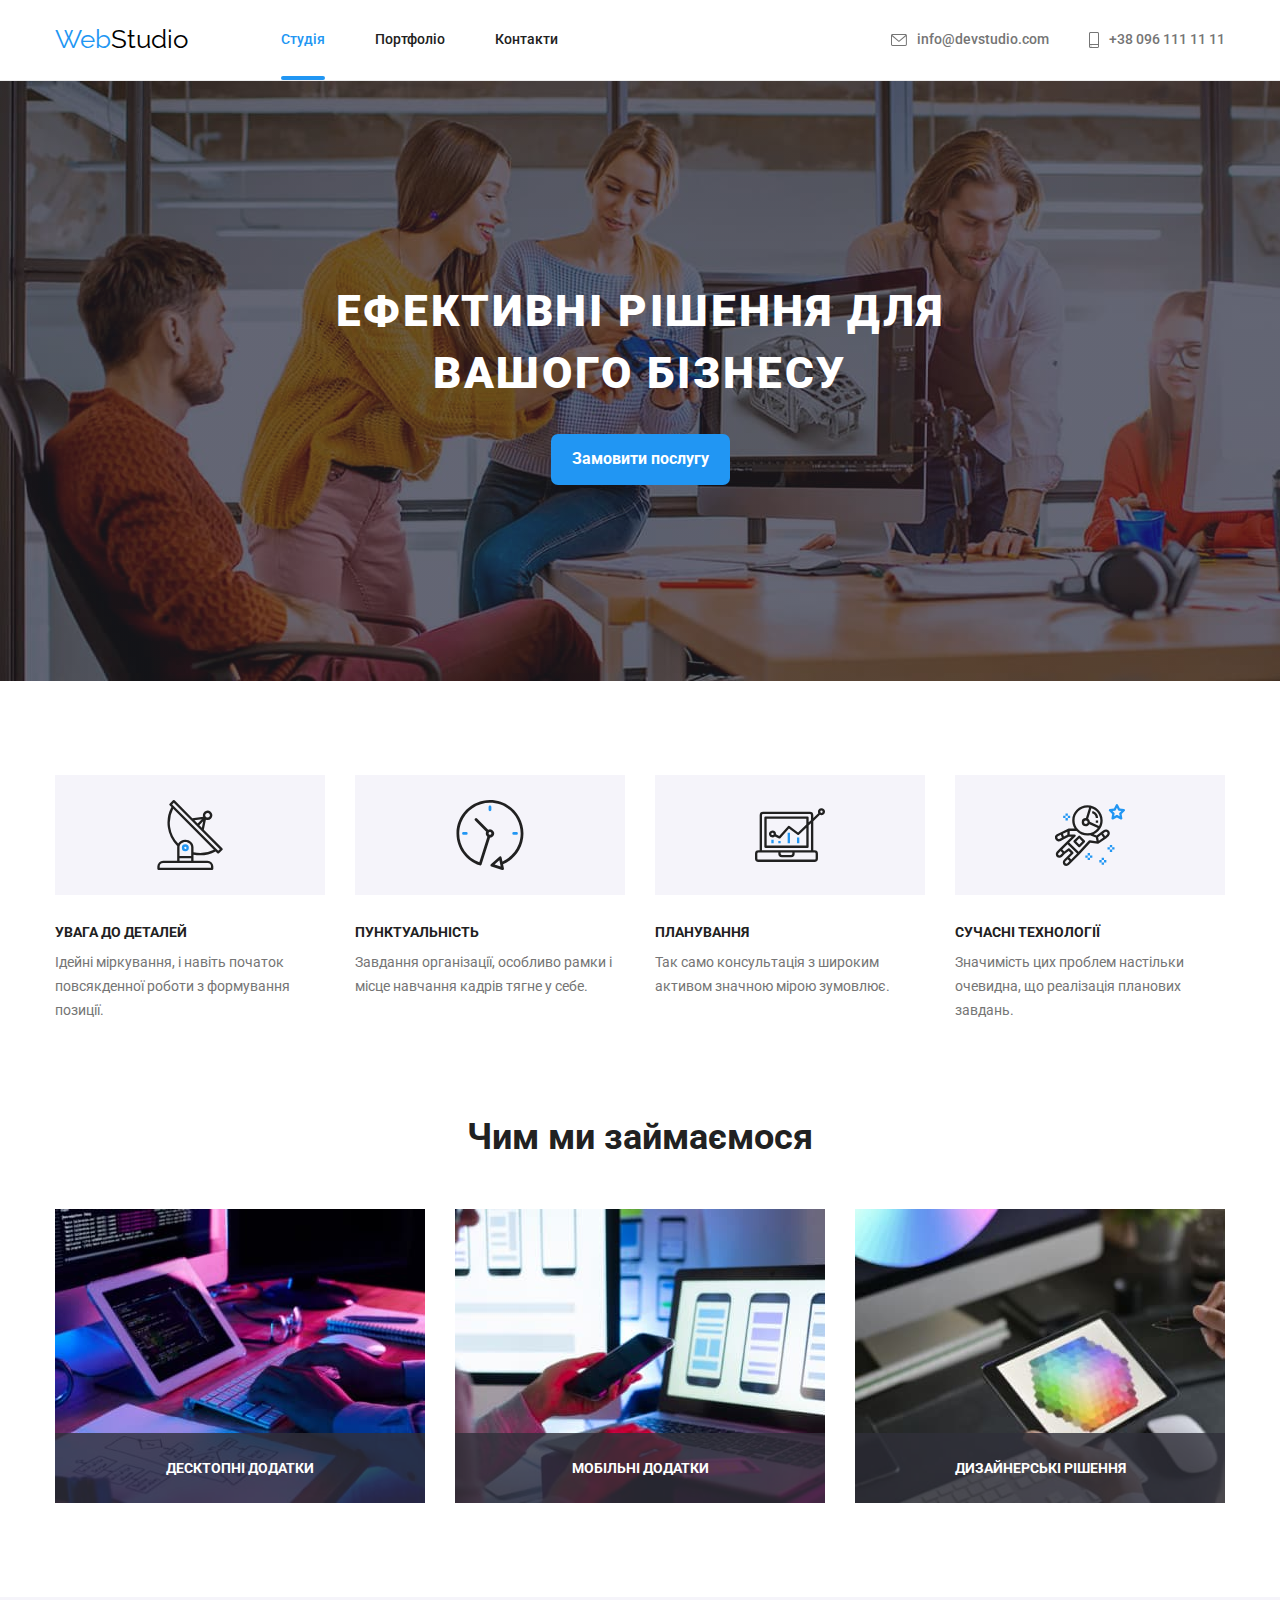
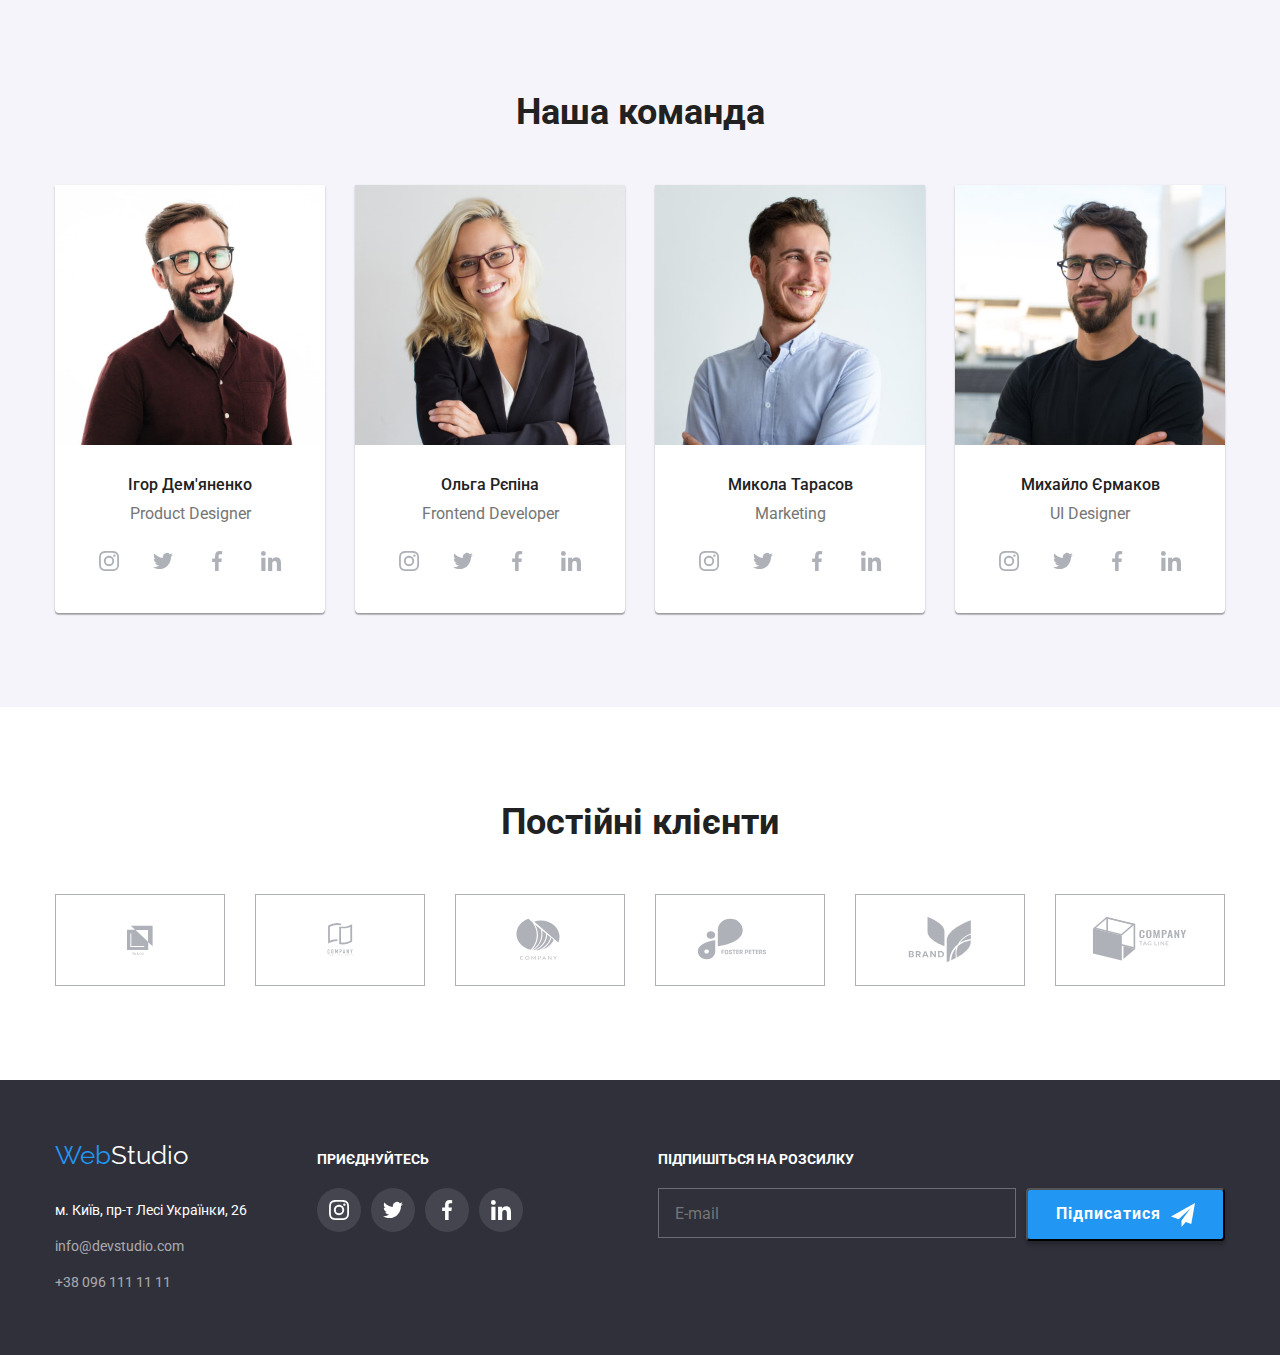
<file: index.html>
<!DOCTYPE html>
<html lang="uk">
  <head>
    <meta charset="UTF-8" />
    <meta http-equiv="X-UA-Compatible" content="IE=edge" />
    <meta name="viewport" content="width=device-width, initial-scale=1.0" />
    <title>Web Studio</title>
    <link href="https://fonts.googleapis.com/css2?family=Raleway:wght@700&family=Roboto:wght@400;500;700;900&display=swap" rel="stylesheet">
    <link rel="stylesheet" href="https://cdnjs.cloudflare.com/ajax/libs/modern-normalize/1.1.0/modern-normalize.min.css">
    <link rel="stylesheet" href="./css/styles.css">
  </head>
  <body>
    <header class="header">
      <div class="container flex-added">
      <nav class="flex-added">
          <a lang="en" class="logo" href="./index.html">Web<span class="logo-part">Studio</span></a>
        <ul class="nav-site">
          <li class="nav-site-item"><a class="nav-site-link current" href="./index.html">Студія</a></li>
          <li class="nav-site-item"><a class="nav-site-link" href="./portfolio.html">Портфоліо</a></li>
          <li class="nav-site-item"><a class="nav-site-link" href="">Контакти</a></li>
        </ul>
      </nav>
      <ul class="contacts">
        <li class="contacts-item"><a class="contacts-text" href="mailto:info@devstudio.com">
          <svg class="contacts-envelope">
            <use href="./images/sprite.svg#icon-icon-envelope"></use>
          </svg> 
          info@devstudio.com </a></li>
        <li class="contacts-item"><a class="contacts-text" href="tel:+380961111111">
          <svg class="contacts-smartphone">
            <use href="./images/sprite.svg#icon-icon-smartphone"></use>
          </svg>
          +38 096 111 11 11</a></li>
      </ul>
        </div>
    </header>
      
    <main>
      <section class="hero">
        <div class="container">
        <h1 class="hero-title">Ефективні рішення для вашого бізнесу</h1>
        <button class="hero-btn pointer" type="button" data-modal-open>Замовити послугу</button>
      </div>
      </section>

      <section class="advantages-section">
        <div class="container">
        <h2 class="section-title hidden">Our advantages</h2>
        
        <ul class="advantages">
          <li class="advantages-item">
            <div class="advantages-icons">
              <svg class="advantages-icons-item">
                <use href="./images/sprite.svg#icon-antenna-1-1"></use>
              </svg>
            </div>
          
            <h3 class="advantages-title">УВАГА ДО ДЕТАЛЕЙ</h3>
            <p class="advantages-text">
              Ідейні міркування, і навіть початок повсякденної роботи з
              формування позиції.
            </p>
          </li>
          <li class="advantages-item">
            <div class="advantages-icons">
              <svg class="advantages-icons-item">
                <use href="./images/sprite.svg#icon-icon-clock"></use>
              </svg>
            </div>
           
            <h3 class="advantages-title">ПУНКТУАЛЬНІСТЬ</h3>
            <p class="advantages-text">
              Завдання організації, особливо рамки і місце навчання кадрів тягне
              у себе.
            </p>
          </li>
          <li class="advantages-item">
            <div class="advantages-icons">
             <svg class="advantages-icons-item">
              <use href="./images/sprite.svg#icon-icon-diagram"></use>
             </svg>
            </div>
            <h3 class="advantages-title">ПЛАНУВАННЯ</h3>
            <p class="advantages-text">
              Так само консультація з широким активом значною мірою зумовлює.
            </p>
          </li>
          <li class="advantages-item">
              <div class="advantages-icons">
              <svg class="advantages-icons-item">
                 <use href="./images/sprite.svg#icon-icon-astronaut"></use>
               </svg>
            </div>
            <h3 class="advantages-title">СУЧАСНІ ТЕХНОЛОГІЇ</h3>
            <p class="advantages-text">
              Значимість цих проблем настільки очевидна, що реалізація планових
              завдань.
            </p>
          </li>
        </ul>
      </div>
      </section>

      <section class="section">
        <div class="container">
        <h2 class="section-title">Чим ми займаємося</h2>
        <ul class="deal-list">
          <li class="deal-list-item">
            <div class="deal-image-wrap">
              <img
              src="./images/img1.jpg"
              width="370"
              height="294"
              alt="Man next to computer"
            />
             <div class="deal-image-thumb">
               <p class="deal-image-text">Десктопні додатки</p>  
             </div>
            </div>
          </li>
          <li class="deal-list-item">
            <div class="deal-image-wrap">
            <img
              src="./images/img2.jpg"
              width="370"
              height="294"
              alt="Man with a smartphone "
            />
             <div class="deal-image-thumb">
              <p class="deal-image-text">Мобільні додатки</p>  
             </div>
            </div>
          </li>
          <li class="deal-list-item">
            <div class="deal-image-wrap">
            <img
              src="./images/img3.jpg"
              width="370"
              height="294"
              alt="Man with a tablet"
            />
             <div class="deal-image-thumb">
              <p class="deal-image-text">Дизайнерські рішення</p>  
             </div>
           </div>
          </li>
        </ul>
        </div>
      </section>
     
      <section class=" section team-sect">
        <div class="container">
        <h2 class="section-title title-team">Наша команда</h2>
        <ul class="team">
          <li class="team-item">
            <img class="team-image"
              src="./images/ph1.jpg"
              width="270"
              height="260"
              alt="Employee photo"
            />
            <div class="team-content">
              <h3 class="team-name">Ігор Дем'яненко</h3>
            <p class="team-position" lang="en">Product Designer</p>
             <ul class="team-icons">
              <li class="team-icons-item">
                <a class="team-icons-link" href="">
                  <svg class="icons-item-pict">
                    <use href="./images/sprite.svg#icon-instagram-2"></use>
                  </svg>
                </a>
              </li>
              <li class="team-icons-item">
                <a class="team-icons-link" href="">
                  <svg class="icons-item-pict">
                    <use href="./images/sprite.svg#icon-icon-twitter"></use>
                  </svg> 
                </a>
              </li>
              <li class="team-icons-item">
                <a class="team-icons-link" href=""><svg class="icons-item-pict">
                  <use href="./images/sprite.svg#icon-icon-facebook"></use>
                </svg> </a>
              </li>
              <li class="team-icons-item">
                <a class="team-icons-link" href=""><svg class="icons-item-pict">
                  <use href="./images/sprite.svg#icon-icon-linkedin"></use>
                </svg> </a>
              </li>
             </ul>
            </div>
          </li>
          
          <li class="team-item">
            <img class="team-image"
              src="./images/ph2.jpg"
              width="270"
              height="260"
              alt="Employee photo"
            />
            <div class="team-content">
              <h3 class="team-name">Ольга Рєпіна</h3>
            <p class="team-position" lang="en">Frontend Developer</p>
            <ul class="team-icons">
              <li class="team-icons-item">
                <a class="team-icons-link" href="">
                  <svg class="icons-item-pict">
                    <use href="./images/sprite.svg#icon-instagram-2"></use>
                  </svg>
                </a>
              </li>
              <li class="team-icons-item">
                <a class="team-icons-link" href="">
                  <svg class="icons-item-pict">
                    <use href="./images/sprite.svg#icon-icon-twitter"></use>
                  </svg> 
                </a>
              </li>
              <li class="team-icons-item">
                <a class="team-icons-link" href=""><svg class="icons-item-pict">
                  <use href="./images/sprite.svg#icon-icon-facebook"></use>
                </svg> </a>
              </li>
              <li class="team-icons-item">
                <a class="team-icons-link" href=""><svg class="icons-item-pict">
                  <use href="./images/sprite.svg#icon-icon-linkedin"></use>
                </svg> </a>
              </li>
            </ul>
           </div>
           </li>
          
         <li class="team-item">
            <img class="team-image"
              src="./images/ph3.jpg"
              width="270"
              height="260"
              alt="Employee photo"
            />
            <div class="team-content">
              <h3 class="team-name">Микола Тарасов</h3>
            <p class="team-position" lang="en">Marketing</p>
            <ul class="team-icons">
              <li class="team-icons-item">
                <a class="team-icons-link" href="">
                  <svg class="icons-item-pict">
                    <use href="./images/sprite.svg#icon-instagram-2"></use>
                  </svg>
                </a>
              </li>
              <li class="team-icons-item">
                <a class="team-icons-link" href="">
                  <svg class="icons-item-pict">
                    <use href="./images/sprite.svg#icon-icon-twitter"></use>
                  </svg> 
                </a>
              </li>
              <li class="team-icons-item">
                <a class="team-icons-link" href=""><svg class="icons-item-pict">
                  <use href="./images/sprite.svg#icon-icon-facebook"></use>
                </svg> </a>
              </li>
              <li class="team-icons-item">
                <a class="team-icons-link" href=""><svg class="icons-item-pict">
                  <use href="./images/sprite.svg#icon-icon-linkedin"></use>
                </svg> </a>
              </li>
            </ul>
           </div>
          </li>
         
          <li class="team-item">
            <img class="team-image"
              src="./images/ph4.jpg"
              width="270"
              height="260"
              alt="Employee photo"
            />
            <div class="team-content">
              <h3 class="team-name">Михайло Єрмаков</h3>
            <p class="team-position" lang="en">UI Designer</p>
             <ul class="team-icons">
              <li class="team-icons-item">
                <a class="team-icons-link" href="">
                  <svg class="icons-item-pict">
                    <use href="./images/sprite.svg#icon-instagram-2"></use>
                  </svg>
                </a>
              </li>
              <li class="team-icons-item">
                <a class="team-icons-link" href="">
                  <svg class="icons-item-pict">
                    <use href="./images/sprite.svg#icon-icon-twitter"></use>
                  </svg> 
                </a>
              </li>
              <li class="team-icons-item">
                <a class="team-icons-link" href=""><svg class="icons-item-pict">
                  <use href="./images/sprite.svg#icon-icon-facebook"></use>
                </svg> </a>
              </li>
              <li class="team-icons-item">
                <a class="team-icons-link" href=""><svg class="icons-item-pict">
                  <use href="./images/sprite.svg#icon-icon-linkedin"></use>
                </svg> </a>
              </li>
            </ul>
           </div>
          </li>
        </ul>
      </div>
      </section>
      
      <section class="section">
        <div class="container">
          <h2 class="section-title">Постійні клієнти</h2>
          <ul class="clients-list"> 
            <li class="clients-list-item">
              <a class="clients-list-link" href="">
                <svg class="item-logo">
                  <use href="./images/sprite.svg#icon-icon-client1"></use>
                </svg>
              </a>
            </li>
            <li class="clients-list-item">
              <a class="clients-list-link" href="">
                <svg class="item-logo">
                  <use href="./images/sprite.svg#icon-icon-client2"></use>
                </svg>
              </a>
            </li>
            <li class="clients-list-item">
              <a class="clients-list-link" href="">
                <svg class="item-logo">
                  <use href="./images/sprite.svg#icon-icon-client3"></use>
                </svg>
              </a>
            </li>
            <li class="clients-list-item">
              <a class="clients-list-link" href="">
                <svg class="item-logo">
                  <use href="./images/sprite.svg#icon-icon-client4"></use>
                </svg>
              </a>
            </li>
            <li class="clients-list-item">
              <a class="clients-list-link" href="">
                <svg class="item-logo">
                  <use href="./images/sprite.svg#icon-icon-client5"></use>
                </svg>
              </a>
            </li>
            <li class="clients-list-item">
              <a class="clients-list-link" href="">
                <svg class="item-logo">
                  <use href="./images/sprite.svg#icon-icon-client6"></use>
                </svg>
              </a>
            </li>
          </ul>
        </div>
     </section>
    </main>

    <footer class="footer">
      <div class="container footer-main ">
        <div class="footer-contacts">
          <a lang="en" class="logo footer-logo " href="./index.html">Web<span class="logo-part-bottom">Studio</span></a>
          <address>  
          <ul class="adress-list">
              <li class="adress-list-item">
                <a class="address-location"
                  href="https://goo.gl/maps/1TbnPT3aEC4T48xM6"
                  target="_blank"
                  rel="noopener noreferrer"
                  > м. Київ, пр-т Лесі Українки, 26</a
                >
              </li>
              <li class="adress-list-item"><a class="address-mail" href="mailto:info@devstudio.com">info@devstudio.com</a></li>
              <li class="adress-list-item"><a class="address-tel" href="tel:+380961111111">+38 096 111 11 11</a></li>
            </ul>
          </address>
        </div>
        <div class="footer-social">
          <h2 class="footer-social-title">приєднуйтесь</h2>
          <ul class="footer-social-list">
            <li class="footer-social-item">
              <a href="" class="footer-social-link">
                <svg class="footer-social-logo">
                  <use href="./images/sprite.svg#icon-instagram-2"></use>
                </svg>
              </a>
            </li>
            <li class="footer-social-item">
              <a href="" class="footer-social-link">
                <svg class="footer-social-logo">
                  <use href="./images/sprite.svg#icon-icon-twitter"></use>
                </svg>
              </a>
            </li>
            <li class="footer-social-item">
              <a href="" class="footer-social-link">
                <svg class="footer-social-logo">
                  <use href="./images/sprite.svg#icon-icon-facebook"></use>
                </svg>
              </a>
            </li>
            <li class="footer-social-item">
              <a href="" class="footer-social-link">
                <svg class="footer-social-logo">
                  <use href="./images/sprite.svg#icon-icon-linkedin"></use>
                </svg>
              </a>
            </li>
          </ul>
        </div>
        <div class="footer-subscribe">
        <b class="footer-subscribe-call"> Підпишіться на розсилку</b>
        <form class="footer-form">
            <input class="footer-form-input" type="email" name="subscribe-email" placeholder="E-mail">
          <button class="footer-form-btn" type="submit">
            Підписатися</button>
        </form>
      </div>
    </div> 
    </footer>
                                      <!-- backdrop modal window -->
<div class="backdrop is-hidden" data-modal>
  <div class="modal">
   <button type="button" class="modal-close-btn"  data-modal-close >
     <svg class="modal-close-icon" width="18" height="18"> 
      <use href="./images/sprite.svg#icon-close-black"></use>
     </svg>
   </button>
   <form class="form-contact">
    <b class="form-title">Залиште свої дані, ми вам передзвонимо</b>
    <label class="form-field">
     <span class="form-contact-inscription">Ім'я</span>
     <span class="form-field-input-wrapper">
     <input class="form-input" name="user-name" type="text" required>
     <svg class="form-input-icon">
       <use href="./images/sprite.svg#icon-person-black-18dp-1"></use>
     </svg>
     </span>
    </label>
     <label class="form-field">
       <span class="form-contact-inscription">Телефон</span>
       <span class="form-field-input-wrapper">
       <input class="form-input" name="user-tel" type="tel">
       <svg class="form-input-icon">
         <use href="./images/sprite.svg#icon-phone-black-18dp-1"></use>
       </svg>
       </span> 
     </label>
     <label class="form-field">
       <span class="form-contact-inscription">Пошта</span>
       <span class="form-field-input-wrapper">
       <input class="form-input" name="user-email" type="email">
       <svg class="form-input-icon">
         <use href="./images/sprite.svg#icon-email-black-18dp-1"></use>
       </svg>
     </span>
     </label>
    <label class="form-field-message">
     <span class="form-contact-inscription">Коментар</span>
     <textarea class="form-user-message" name="user-message" placeholder="Введіть текст"></textarea>
    </label>
    <div class="form-agreement-wrapper">
     <input class="form-agreement-input hidden" id="form-agreement" name="user-policy" type="checkbox" value="Погоджуюсь" required>
     <label class="form-agreement-field" for="form-agreement">
       <span class="form-agreement-text">Погоджуюся з розсилкою та приймаю&nbsp; <a href=""><span class="form-agreement-text-part">Умови договору</span></a></span>
     </label>
   </div>
  
     <button type="submit" class="form-btn pointer">
       Відправити
     </button>
   </form>
  </div>
</div>
<script src="./js/modal.js"></script>
  </body>
</html>
</file>
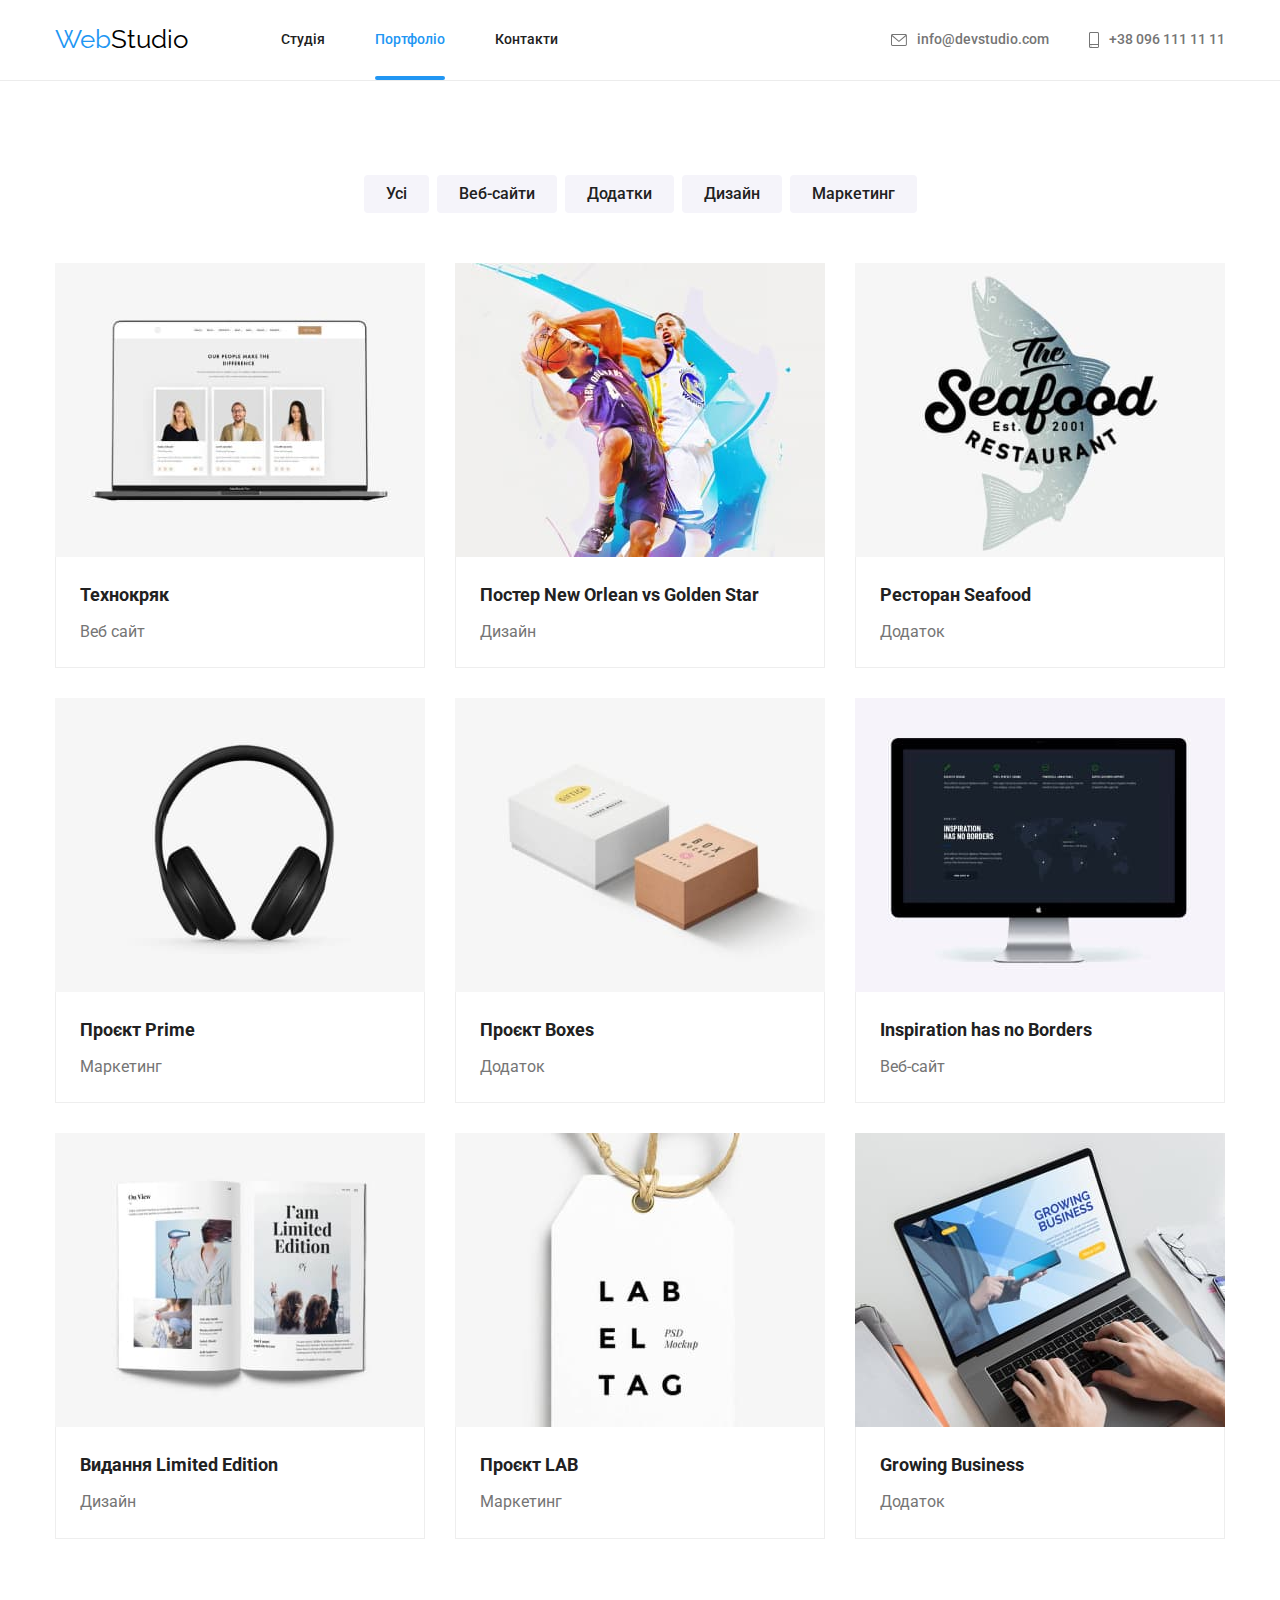
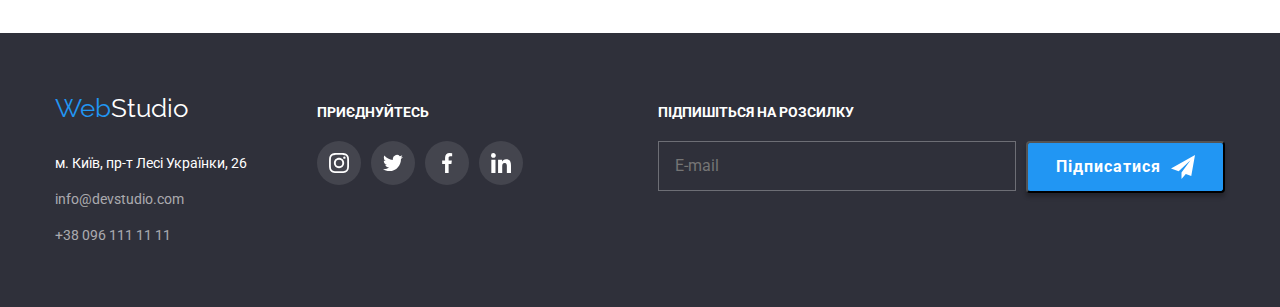
<file: portfolio.html>
<!DOCTYPE html>
<html lang="uk"> 
  <head>
    <meta charset="UTF-8" />
    <meta http-equiv="X-UA-Compatible" content="IE=edge" />
    <meta name="viewport" content="width=device-width, initial-scale=1.0" />
    <title>portfolio</title>
    <link href="https://fonts.googleapis.com/css2?family=Raleway:wght@700&family=Roboto:wght@400;500;700;900&display=swap" rel="stylesheet">
    <link rel="stylesheet" href="https://cdnjs.cloudflare.com/ajax/libs/modern-normalize/1.1.0/modern-normalize.min.css">
    <link rel="stylesheet" href="./css/styles.css">
  </head>
  <body>
    <header class="header">
      <div class="container flex-added">
      <nav class="flex-added">
          <a lang="en" class="logo" href="./index.html">Web<span class="logo-part">Studio</span></a>
        <ul class="nav-site">
          <li class="nav-site-item"><a class="nav-site-link" href="./index.html">Студія</a></li>
          <li class="nav-site-item"><a class="nav-site-link current" href="./portfolio.html">Портфоліо</a></li>
          <li class="nav-site-item"><a class="nav-site-link" href="">Контакти</a></li>
        </ul>
      </nav>
      <ul class="contacts">
        <li class="contacts-item"><a class="contacts-text" href="mailto:info@devstudio.com">
          <svg class="contacts-envelope">
            <use href="./images/sprite.svg#icon-icon-envelope"></use>
          </svg> 
          info@devstudio.com</a></li>
        <li class="contacts-item"><a class="contacts-text" href="tel:+380961111111">
          <svg class="contacts-smartphone">
            <use href="./images/sprite.svg#icon-icon-smartphone"></use>
          </svg>
          +38 096 111 11 11</a></li>
      </ul>
        </div>
    </header>
    <main>
      <section class="section">
      <div class="container">
      <ul class="filter">
        <li class="filter-item"><button class="filter-btn pointer" type="button">Усі</button></li>
        <li class="filter-item"><button class="filter-btn pointer" type="button">Веб-сайти</button></li>
        <li class="filter-item"><button class="filter-btn pointer" type="button">Додатки</button></li>
        <li class="filter-item"><button class="filter-btn pointer" type="button">Дизайн</button></li>
        <li class="filter-item"><button class="filter-btn pointer" type="button">Маркетинг</button></li>
      </ul>

      <h1 class="section-title hidden">Cards examples</h1>
        <ul class="cards">
          <li class="cards-item"> 
            <a class="cards-link" href="">
              <div class="cards-image-wrap">
                <img class="cards-image" src="./images/pict1.jpg" alt="Pictures of 3 people" />
                  <div class="cards-image-wrap-thumb"> 
                  <p class="cards-image-wrap-text">
                    Ресурс пропонує комплексні пропозиції з різним рівнем функціоналу та сервісів.
                     Все це дозволить відвідувачу отримати вичерпні відомості про компанію чи приватну особу.
                  </p>
                 </div>
              </div>
            <div class="cards-content">
              <h2 class="cards-disc">Технокряк</h2>
            <p class="cards-text">Веб сайт</p>
            </div>
            </a>
          </li>
          <li class="cards-item">
            <a class="cards-link" href="">
              <div class="cards-image-wrap">
               <img class="cards-image" src="./images/pict2.jpg" alt="Two basketball players" />
               <div class="cards-image-wrap-thumb">
                <p class="cards-image-wrap-text">
                  Ресурс пропонує комплексні пропозиції з різним рівнем функціоналу та сервісів.
                   Все це дозволить відвідувачу отримати вичерпні відомості про компанію чи приватну особу.
                </p>
               </div>
              </div>
              <div class="cards-content">
              <h2 class="cards-disc">Постер <span lang="en">New Orlean vs Golden Star</span></h2>
            <p class="cards-text">Дизайн</p>
            </div>
            </a>
          </li>
          <li class="cards-item">
            <a class="cards-link" href="">
              <div class="cards-image-wrap">
                <img class="cards-image" src="./images/pict3.jpg" alt="Restaurant logotype" />
                <div class="cards-image-wrap-thumb">
                  <p class="cards-image-wrap-text">
                    Ресурс пропонує комплексні пропозиції з різним рівнем функціоналу та сервісів.
                     Все це дозволить відвідувачу отримати вичерпні відомості про компанію чи приватну особу.
                  </p>
                 </div>
              </div>
              <div class="cards-content">
              <h2 class="cards-disc">Ресторан <span lang="en">Seafood</span></h2>
            <p class="cards-text">Додаток</p>
            </div>
            </a>
          </li>
          <li class="cards-item">
            <a class="cards-link" href="">
              <div class="cards-image-wrap">
                <img class="cards-image" src="./images/pict4.jpg" alt="Earphones" />
                <div class="cards-image-wrap-thumb">
                  <p class="cards-image-wrap-text">
                    Ресурс пропонує комплексні пропозиції з різним рівнем функціоналу та сервісів.
                     Все це дозволить відвідувачу отримати вичерпні відомості про компанію чи приватну особу.
                  </p>
                 </div>
              </div>
              <div class="cards-content">
            <h2 class="cards-disc">Проєкт <span lang="en">Prime</span></h2>
            <p class="cards-text">Маркетинг</p>
           </div>
            </a>
          </li>
          <li class="cards-item">
           <a class="cards-link" href="">
            <div class="cards-image-wrap">
             <img class="cards-image" src="./images/pict5.jpg" alt="Two boxes" />
             <div class="cards-image-wrap-thumb">
              <p class="cards-image-wrap-text">
                Ресурс пропонує комплексні пропозиції з різним рівнем функціоналу та сервісів.
                 Все це дозволить відвідувачу отримати вичерпні відомості про компанію чи приватну особу.
              </p>
             </div>
            </div>
            <div class="cards-content">
              <h2 class="cards-disc">Проєкт <span lang="en">Boxes</span></h2>
            <p class="cards-text">Додаток</p>
            </div>
           </a>
          </li>
          <li class="cards-item">
          <a class="cards-link" href="">
            <div class="cards-image-wrap">
              <img class="cards-image" src="./images/pict6.jpg" alt="Monitor of computer" />
              <div class="cards-image-wrap-thumb">
                <p class="cards-image-wrap-text">
                  Ресурс пропонує комплексні пропозиції з різним рівнем функціоналу та сервісів.
                   Все це дозволить відвідувачу отримати вичерпні відомості про компанію чи приватну особу.
                </p>
               </div>
            </div>
            <div class="cards-content">
              <h2 class="cards-disc" lang="en">Inspiration has no Borders</h2>
            <p class="cards-text">Веб-сайт</p>
            </div>
          </a>
          </li>
          <li class="cards-item">
            <a class="cards-link" href="">
              <div class="cards-image-wrap">
                <img class="cards-image" src="./images/pict7.jpg" alt="Opened book" />
                <div class="cards-image-wrap-thumb">
                  <p class="cards-image-wrap-text">
                    Ресурс пропонує комплексні пропозиції з різним рівнем функціоналу та сервісів.
                     Все це дозволить відвідувачу отримати вичерпні відомості про компанію чи приватну особу.
                  </p>
                 </div>
              </div>
                <div class="cards-content">
              <h2 class="cards-disc">Видання<span lang="en"> Limited Edition</span></h2>
            <p class="cards-text">Дизайн</p>
            </div>
            </a>
          </li>
          <li class="cards-item">
            <a class="cards-link" href="">
              <div class="cards-image-wrap">
               <img class="cards-image" src="./images/pict8.jpg" alt="Letters on white paper" />
               <div class="cards-image-wrap-thumb">
                <p class="cards-image-wrap-text">
                  Ресурс пропонує комплексні пропозиції з різним рівнем функціоналу та сервісів.
                   Все це дозволить відвідувачу отримати вичерпні відомості про компанію чи приватну особу.
                </p>
               </div>
              </div>
               <div class="cards-content">
              <h2 class="cards-disc">Проєкт <span lang="en">LAB</span></h2>
            <p class="cards-text">Маркетинг</p>
            </div>
            </a>
          </li>
          <li class="cards-item">
            <a class="cards-link" href="">
              <div class="cards-image-wrap">
               <img class="cards-image" src="./images/pict9.jpg" alt="Opened laptop" />
               <div class="cards-image-wrap-thumb">
                <p class="cards-image-wrap-text">
                  Ресурс пропонує комплексні пропозиції з різним рівнем функціоналу та сервісів.
                   Все це дозволить відвідувачу отримати вичерпні відомості про компанію чи приватну особу.
                </p>
               </div>
              </div>
               <div class="cards-content">
            <h2 class="cards-disc" lang="en">Growing Business</h2>
            <p class="cards-text">Додаток</p>
           </div>
            </a>
          </li>
        </ul>
      </div>
      </section>
      </main>

    <footer class="footer">
      <div class="container footer-main ">
        <div class="footer-contacts">
          <a lang="en" class="logo footer-logo " href="./index.html">Web<span class="logo-part-bottom">Studio</span></a>
          <address>  
          <ul class="adress-list">
              <li class="adress-list-item">
                <a class="address-location"
                  href="https://goo.gl/maps/1TbnPT3aEC4T48xM6"
                  target="_blank"
                  rel="noopener noreferrer"
                  >м. Київ, пр-т Лесі Українки, 26</a
                >
              </li>
              <li class="adress-list-item"><a class="address-mail" href="mailto:info@devstudio.com">info@devstudio.com</a></li>
              <li class="adress-list-item"><a class="address-tel" href="tel:+380961111111">+38 096 111 11 11</a></li>
            </ul>
          </address>
        </div>
        <div class="footer-social">
          <h2 class="footer-social-title">приєднуйтесь</h2>
          <ul class="footer-social-list">
            <li class="footer-social-item">
              <a href="" class="footer-social-link">
                <svg class="footer-social-logo">
                  <use href="./images/sprite.svg#icon-instagram-2"></use>
                </svg>
              </a>
            </li>
            <li class="footer-social-item">
              <a href="" class="footer-social-link">
                <svg class="footer-social-logo">
                  <use href="./images/sprite.svg#icon-icon-twitter"></use>
                </svg>
              </a>
            </li>
            <li class="footer-social-item">
              <a href="" class="footer-social-link">
                <svg class="footer-social-logo">
                  <use href="./images/sprite.svg#icon-icon-facebook"></use>
                </svg>
              </a>
            </li>
            <li class="footer-social-item">
              <a href="" class="footer-social-link">
                <svg class="footer-social-logo">
                  <use href="./images/sprite.svg#icon-icon-linkedin"></use>
                </svg>
              </a>
            </li>
          </ul>
        </div>
        <div class="footer-subscribe">
        <b class="footer-subscribe-call"> Підпишіться на розсилку</b>
        <form class="footer-form">
            <input class="footer-form-input" type="email" name="subscribe-email" placeholder="E-mail">
          <button class="footer-form-btn" type="submit">
            Підписатися</button>
        </form>
      </div>
    </div> 
    </footer>
  </body>
</html>
</file>
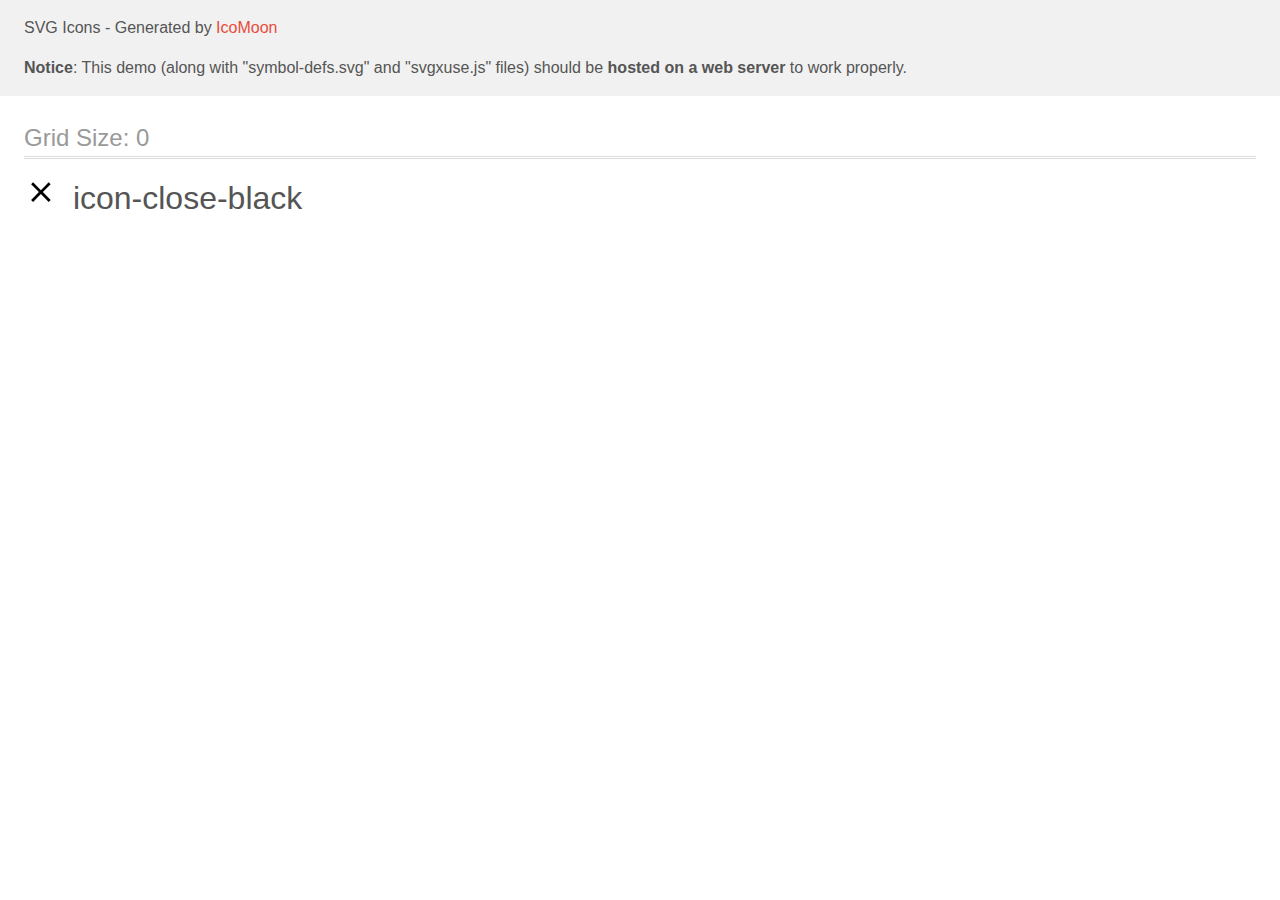
<file: images/Новая папка/demo-external-svg.html>
<!doctype html>
<html>
<head>
    <title>IcoMoon - SVG Icons</title>
    <meta charset="utf-8">
    <meta name="viewport" content="width=device-width, initial-scale=1">
    <link rel="stylesheet" href="demo-files/demo.css">
    <link rel="stylesheet" href="style.css">
</head>
<body>
<header class="bgc1 clearfix">
<div class="mhl">
    <p>SVG Icons - Generated by <a href="https://icomoon.io/app">IcoMoon</a></p><p><strong>Notice</strong>: This demo (along with "symbol-defs.svg" and "svgxuse.js" files) should be <b>hosted on a web server</b> to work properly.</p>
</div>
</header>
    <div class="clearfix mhl ptl">
        <h1 class="mvm mtn fgc1">Grid Size: 0</h1>
        <div class="glyph fs1">
            <div class="clearfix pbs">
                <svg class="icon icon-close-black"><use xlink:href="symbol-defs.svg#icon-close-black"></use></svg><span class="name"> icon-close-black</span>
            </div>
        </div>
  </div>
<script defer src="svgxuse.js"></script>
</body>
</html>
</file>
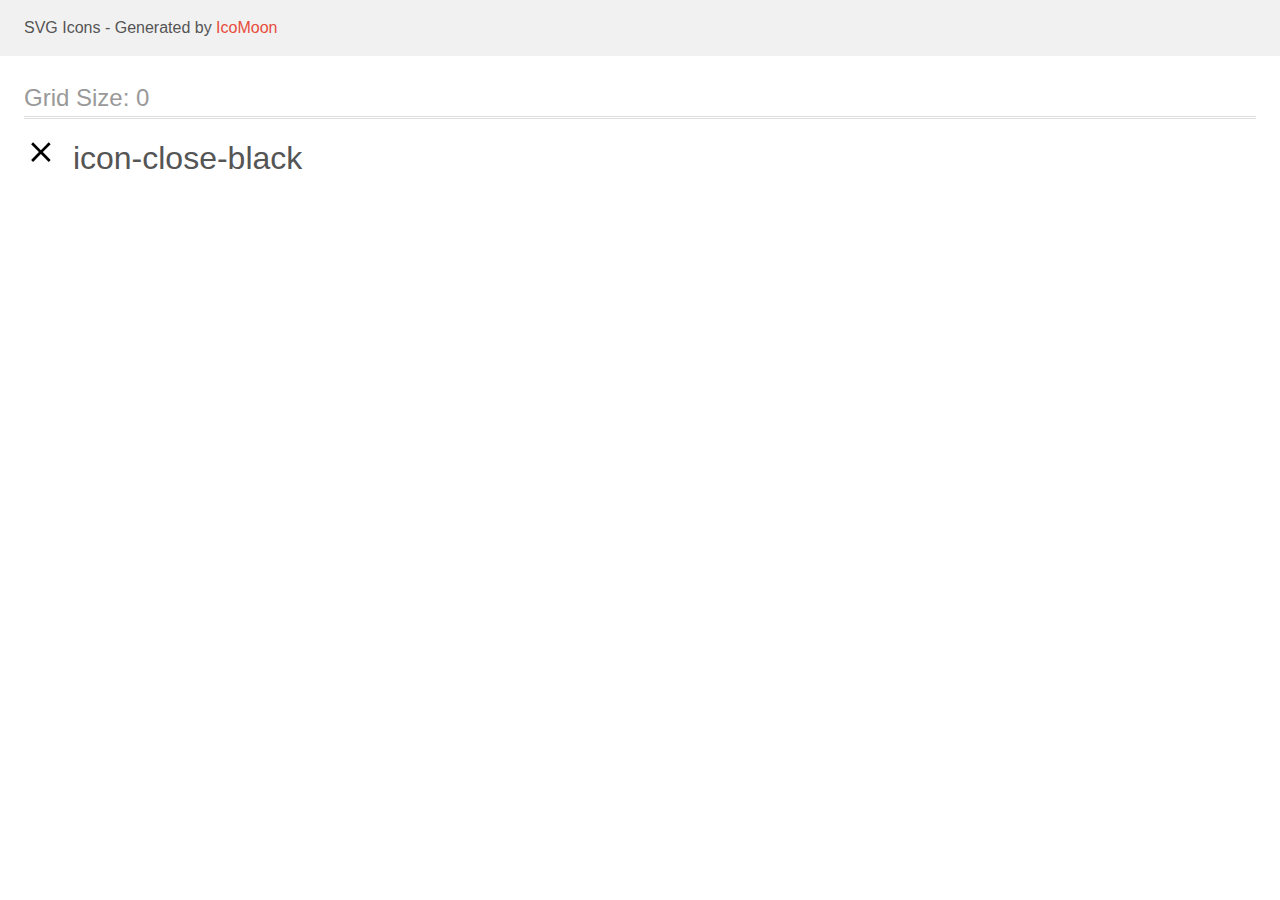
<file: images/Новая папка/demo.html>
<!doctype html>
<html>
<head>
    <title>IcoMoon - SVG Icons</title>
    <meta charset="utf-8">
    <meta name="viewport" content="width=device-width, initial-scale=1">
    <link rel="stylesheet" href="demo-files/demo.css">
    <link rel="stylesheet" href="style.css">
</head>
<body>
<svg aria-hidden="true" style="position: absolute; width: 0; height: 0; overflow: hidden;" version="1.1" xmlns="http://www.w3.org/2000/svg" xmlns:xlink="http://www.w3.org/1999/xlink">
<defs>
<symbol id="icon-close-black" viewBox="0 0 32 32">
<path d="M26.667 7.303l-1.97-1.97-7.808 7.808-7.808-7.808-1.97 1.97 7.808 7.808-7.808 7.808 1.97 1.97 7.808-7.808 7.808 7.808 1.97-1.97-7.808-7.808 7.808-7.808z"></path>
</symbol>
</defs>
</svg>

<header class="bgc1 clearfix">
<div class="mhl">
    <p>SVG Icons - Generated by <a href="https://icomoon.io/app">IcoMoon</a></p>
</div>
</header>
    <div class="clearfix mhl ptl">
        <h1 class="mvm mtn fgc1">Grid Size: 0</h1>
        <div class="glyph fs1">
            <div class="clearfix pbs">
                <svg class="icon icon-close-black"><use xlink:href="#icon-close-black"></use></svg><span class="name"> icon-close-black</span>
            </div>
        </div>
  </div>
<script defer src="svgxuse.js"></script>
</body>
</html>
</file>
<file: css/styles.css>
/* main color #757575;
  */
/* seconady color #212121;
*/
/* white  #FFFFFF */
/* accent */
/* blue  #2196F3 */
:root {
--primary-text-color: #757575;
--secondary-text-color: #212121;
--accent-text-color: #2196F3;
--white-color: #ffffff;  
}
body {
background-color: #FFFFFF;
color: var(--primary-text-color);
font-family: 'Roboto', sans-serif;
}
p, ul, ol,
h1,
h2,
h3,
h4,
h5,
h6 {
  margin-top: 0;
  margin-bottom: 0;
 }
ul {
  list-style: none;
  padding: 0;
  margin: 0;
}
img {
  display: block;
}
.pointer {
  cursor: pointer;
}
.flex-added { 
  display: flex;
  align-items: center;
} 

                                     /* header */
.header {
  border-bottom: 1px solid #ececec;
}   
.logo {
display:inline-block;
font-family: 'Raleway', sans-serif;
font-size: 26px;
line-height: 1.2;
color: var(--accent-text-color);
text-decoration: none;
}
.logo-part {
color: #000000; 
}
.nav-site {
  display:flex;
  margin-left: 93px;
}

.nav-site-item:not(:last-child) {
  margin-right: 50px;
}
.contacts-envelope {
width: 16px;
height: 12px;
margin-right: 10px;
transition: fill 250ms cubic-bezier(0.4, 0, 0.2, 1);
fill: currentColor;
}
.contacts-envelope:hover, 
.contacts-envelope:focus {
  fill: var(--accent-text-color);
}  
.contacts-smartphone {
  width: 10px;
  height: 16px;
  margin-right: 10px;
  transition: fill 250ms cubic-bezier(0.4, 0, 0.2, 1);
  fill: currentColor;
}
.contacts-smartphone:hover,
.contacts-smartphone:focus {
fill: var(--accent-text-color);
}
.nav-site-link {
position: relative;
display: block;  
padding-top: 32px;
padding-bottom: 32px;
font-family: inherit; 
font-weight: 500;
font-size: 14px;
line-height: 1.14;
color: var(--secondary-text-color);
transition: color 250ms cubic-bezier(0.4, 0, 0.2, 1);
text-decoration:none;
}

.nav-site-link::after {
  position: absolute;
  left: 0;
  bottom: 0;
  content: "";
  display: block;
  width: 100%;
  height: 4px;
  background-color: var(--accent-text-color);
  border-radius: 2px;
  opacity: 0;
}

.nav-site-link.current::after {
opacity: 1;
}
.nav-site-link:hover, 
.nav-site-link:focus  {
color: var(--accent-text-color);
}
.current {
  color: var(--accent-text-color);
}
.contacts {
  display: flex;
  margin-left: auto;
  }
  /* .contacts .contacts-item + .contacts-item {
margin-left: 40px;
  } */
  .contacts > li:not(:last-child)
  {margin-right: 40px;
  }
.contacts-text {
  display: flex;
  align-items: center;
  font-weight: 500;
  font-size: 14px;
  line-height: 1.14;
  color: var(--primary-text-color);
  transition: color 250ms cubic-bezier(0.4, 0, 0.2, 1);
  text-decoration:none;
}
.contacts-text:hover, 
.contacts-text:focus {
  color: var(--accent-text-color);
}  

.container {
  margin: 0 auto;
  padding-left: 15px;
  padding-right: 15px;
  width: 1200px;
}
 
                                   /* main  */
.hero { 
  margin-right: auto;
  margin-left: auto;
  padding-top: 200px;
  padding-bottom: 200px;
  background-image: linear-gradient(rgba(47, 48, 58, 0.4),
  rgba(47, 48, 58, 0.4)), url(../images/hero-background.jpg);
background-color: #212121;
  text-align: center;
max-width: 1600px;
height: 600px;
/* background-size: или через ширину;??? */
}  
.section {
  padding-top: 94px;
  padding-bottom: 94px;
}                                   
.hero-title {
  width: 696px;
  /* text-align: center; */
  margin: 0 auto 30px;
font-weight: 900;
font-size: 44px;
line-height: 1.4;
color: #FFFFFF;
letter-spacing: 0.06em;
text-transform: uppercase;
}
.hero-btn {
  display: inline-block;
  padding: 10px 20px;
  margin-top: 0;
  margin-bottom: 0;
  /* height: 50px; */
  font-family: inherit;
  font-weight: 700;
  font-size: 16px;
  line-height: 1.8;
  color: var(--white-color);
  background-color: var(--accent-text-color);
  border: 1px solid transparent;
  border-radius: 7px;
  }
  .advantages-section {
    padding-top: 94px;
    padding-bottom: 0;
  }
.section-title {
  margin-top: 0;
  margin-bottom: 50px;
  font-weight: 700;
  font-size: 36px;
  line-height: 1.2;
  color: var(--secondary-text-color);
  text-align: center; 
}
.hidden {
  position: absolute;
  width: 1px;
  height: 1px;
  margin: -1px;
  border: 0;
  padding: 0;
  white-space: nowrap;
  clip-path: inset(100%);
  clip: rect(0 0 0 0);
  overflow: hidden;
}
.advantages {
  display: flex;
}
.advantages .advantages-item + .advantages-item {
  margin-left: 30px;
}
.advantages-item {
width: 270px;
}
.advantages-icons {
  display: flex;
  object-fit: contain;
  justify-content: center;
  align-items: center;
  width: 270px;
  height: 120px;
  margin-bottom: 30px;
  background-color: #F5F4FA;
}
.advantages-icons-item {
  width: 70px;
  height: 70px;
}

.advantages-title {
  /* background-color: #fff; */
  margin-top: 0;
  margin-bottom: 10px;
  font-weight: 700;
  font-size: 14px;
  line-height: 1.14;
  color: var(--secondary-text-color);
  text-transform: uppercase; 
}
.advantages-text {
  margin-bottom: 0px;
  margin-top: 0;
  font-size: 14px;
  line-height: 1.7; 
}

.deal-list {
  display: flex;
  justify-content: center;
}
.deal-image-wrap {
  position: relative;
}
.deal-image-thumb {
  position: absolute;
  display: flex;
  left: 0;
  bottom: 0;
  justify-content: center;
 align-items: center;
  width: 370px;
  height: 70px;
  background-color: rgba(47, 48, 58, 0.8);;
}
.deal-image-text{
font-family: 'Roboto';
font-style: normal;
font-weight: 700;
font-size: 14px;
line-height: 1.15;
text-align: center;
text-transform: uppercase;
color: rgba(255, 255, 255, 1);
}
.deal-list-item:not(:last-child) {
margin-right: 30px;
}

.team-sect {background-color: #F5F4FA;
  margin-right: auto;
  margin-left: auto;
} 
.title-team {
  margin-top: 0;
  margin-bottom: 50px;
  /* background-color: #cca55d; */
  }
  .team {
    display: flex;
    justify-content: center;
    margin-top: 0;
  }
  .team-item {
    background-color: #ffffff;
    box-shadow: 0px 1px 3px rgba(0, 0, 0, 0.12), 0px 1px 1px rgba(0, 0, 0, 0.14), 0px 2px 1px rgba(0, 0, 0, 0.2);
    border-radius: 0px 0px 4px 4px;
  }
  .team-item:not(:last-child) {
    margin-right: 30px;
  }
  .team-image {
    margin-top: 0;
    margin-bottom: 0;
  }
  .team-content {
    padding-top: 30px;
    padding-bottom: 30px;
  }
  
.team-name {
  margin-top: 0;
  margin-bottom: 10px;
  font-weight: 500;
  font-size: 16px;
  line-height: 1.2;
  color: var(--secondary-text-color);
  text-align: center;
}
.team-position {
  margin-top: 0;
  margin-bottom: 16px;
  font-size: 16px;
  line-height: 1.2;
  text-align: center;
}
.team-icons {
  display: flex;
  margin: 0 auto;
  width: 206px;
  height: 44px;
}
.team-icons-item {
  display: flex;
  width: 44px;
  height: 44px;
  justify-content: center;
  align-items: center;

}
.team-icons-item + .team-icons-item {
  margin-left: 10px;
}
.team-icons-link {
  display: flex;
  width: 100%;
  height: 100%;
  justify-content: center;
  align-items: center;
  border-radius: 50%;
  transition: background-color 250ms cubic-bezier(0.4, 0, 0.2, 1);
}
.team-icons-link:hover,
.team-icons-link:focus {
  background-color: var(--accent-text-color);
}
.icons-item-pict {
width: 20px;
height: 20px;
fill: #AFB1B8;
transition: fill 250ms cubic-bezier(0.4, 0, 0.2, 1);
}
.team-icons-link:hover .icons-item-pict,
.team-icons-link:focus .icons-item-pict {
  fill: #ffffff;
}

.clients-list {
  display:flex;
}
.clients-list-item {
  display: flex;
 justify-content: center;
  align-items: center;
  width: 170px;
  height: 92px;
  border-radius: 5px;
}
.clients-list-item + .clients-list-item {
  margin-left: 30px;
}
.clients-list-link {
  display: flex;
  width: 100%;
  height: 100%;
  border: 1px solid #AFB1B8;
  align-items: center;
  justify-content: center;
  fill: #AFB1B8;
  transition: border 250ms cubic-bezier(0.4, 0, 0.2, 1),
  fill 250ms cubic-bezier(0.4, 0, 0.2, 1);
  }
  .clients-list-link:hover,
  .clients-list-link:focus {
fill: var(--accent-text-color);
border: 1px solid #2196F3;
  }
.item-logo {
  width: 106px;
  height: 60px;
}

                             /* footer */
.footer {
  padding-top: 60px;
  padding-bottom: 60px;
 background-color: #2F303A;} 
 .footer-main {
  display: flex;
  align-items:baseline;
 }
.footer-logo {
 margin-top: 0;
 margin-bottom: 28px; 
}   
.footer-contacts {
  margin-right: 70px;
}
.footer-social-title {
  margin-bottom: 20px;
font-family: 'Roboto';
font-style: normal;
font-weight: 700;
font-size: 14px;
line-height: 1.14;
text-transform: uppercase;
color:var(--white-color)
}
.footer-social-list {
  display: flex;
  margin: auto auto;
  width: 206px;
  height: 44px;
}
.footer-social-item {
  display: flex;
  width: 44px;
  height: 44px;
  justify-content: center;
  align-items: center;
}
.footer-social-item + .footer-social-item {
  margin-left: 10px;
}
.footer-social-link {
background-color: rgba(255, 255, 255, 0.1);
display: flex;
justify-content: center;
align-items: center;
width: 100%;
height: 100%;
transition: background-color 250ms cubic-bezier(0.4, 0, 0.2, 1);
border-radius: 50%;
}
.footer-social-link:hover,
.footer-social-link:focus {
  background-color: var(--accent-text-color);
}

.footer-social-logo {
  width: 20px;
  height: 20px;
  fill: #FFFFFF;
}
.adress-list-item:not(:last-child) {
margin-bottom: 12px;
}                              
.address-location {
  margin-bottom: 12px;
  font-style: normal;
  font-weight: 400;
  font-size: 14px;
  line-height: 1.7;
  color: var(--white-color);
  text-decoration: none;
}
.logo-part-bottom {
  color: #FFFFFF;
}
.address-mail,
.address-tel {
  font-style: normal;
  font-size: 14px;
  line-height: 1.7;
  color: rgba(255, 255, 255, 0.6);
  text-decoration: none;
}
.footer-subscribe {
  margin-left: auto;
}
.footer-subscribe-call {
  display: inline-block;
  margin-bottom: 20px;
  font-style: normal;
font-weight: 700;
font-size: 14px;
line-height: 1.14;

text-transform: uppercase;
color: #FFFFFF;
}
.footer-form {
  display: flex;
  /* align-items: flex-end; */
}
.footer-form-input {
  margin-right: 10px;
  padding-left: 16px;
  width: 358px;
  height: 50px;
  font-style: normal;
font-weight: 400;
font-size: 16px;
line-height: 1.2;
color: rgba(255, 255, 255, 0.6);
background-color: rgba(47, 48, 58, 1);
border: 1px solid rgba(255, 255, 255, 0.3);
}

.footer-form-btn {
  display: flex;
  padding: 10px 28px;
  font-style: normal;
  font-weight: 700;
  font-size: 16px;
  line-height: 1.8;
  align-items: center;
  text-align: center;
  letter-spacing: 0.06em;
  color: #FFFFFF;
  background-color: #2196F3;
  box-shadow: 0px 4px 4px rgba(0, 0, 0, 0.25);
border-radius: 4px;
cursor: pointer;
}
.footer-form-btn::after {
  content: "";
  margin-left: 10px;
  width: 24px;
  height: 24px;
  background-image: url(../images/icon\ send.svg);
}

                              /* portolio */                              

.filter {
  display: flex;
  justify-content: center;
  margin-bottom: 50px;
} 
 .filter .filter-item + .filter-item {
    margin-left: 8px;
  }                               
.filter-btn {
 padding: 6px 22px; 
 font-weight: 500;
 font-size: 16px;
 line-height: 1.6;
 color: var(--secondary-text-color);
 /* text-align: center;???????????????????*/
 background-color: #F5F4FA;
 transition: color 250ms cubic-bezier(0.4, 0, 0.2, 1),
 background-color 250ms cubic-bezier(0.4, 0, 0.2, 1),
 box-shadow 250ms cubic-bezier(0.4, 0, 0.2, 1);
 border: none;
 border-radius: 4px;
}
.filter-btn:hover,
.filter-btn:focus {
  color: var(--white-color);
  background-color: var(--accent-text-color);
  box-shadow: 0px 3px 1px rgba(0, 0, 0, 0.1),
   0px 1px 2px rgba(0, 0, 0, 0.08), 0px 2px 2px
    rgba(0, 0, 0, 0.12);
}
.cards {
  display: flex;
  flex-wrap: wrap;
}                   
.cards a {
  text-decoration: none;
}  
.cards-item {
  margin-right: 30px;
  margin-bottom: 30px;
  width: 370px;
}
.cards-item:nth-child(3n) {
  margin-right: 0;
}
.cards-item:nth-last-child(-n+3) {
  margin-bottom: 0;
}
.cards-link {
  display: block;
  width: 100%;
  height: 100%;
  transition: box-shadow 250ms cubic-bezier(0.4, 0, 0.2, 1);
}
.cards-link:hover,
.cards-link:focus {
box-shadow: 0px 4px 4px rgba(0, 0, 0, 0.25);
}
.cards-image-wrap {
position: relative;
overflow: hidden;
}
.cards-image-wrap-thumb {
  position: absolute;
  left:0;
  bottom:0;
  top: 100%;
  opacity: 0;
  width: 370px;
  height: 294px;
  transform: translateY(100%);
  background-color: rgba(33, 150, 243, 0.9);
  transition: opacity 250ms cubic-bezier(0.4, 0, 0.2, 1),
  transform 250ms cubic-bezier(0.4, 0, 0.2, 1);
}
.cards-link:hover .cards-image-wrap-thumb {
opacity: 1;
transform: translateY(-100%);
}
.cards-image-wrap-text {
display: inline-block;
padding: 63px 24px;
color: rgba(255, 255, 255, 1);
font-family: Roboto;
font-size: 18px;
font-weight: 400;
line-height: 1.6;
text-align: left;
}
.cards-content {
padding-top: 20px;
padding-right: 24px;
padding-bottom: 20px;
padding-left: 24px;
border-right: 1px solid #eeeeee ;
border-bottom: 1px solid #eeeeee ;
border-left: 1px solid #eeeeee ;
}
.cards-disc {
  margin-top: 0;
 margin-bottom: 4px;
 margin-left: 0;
 font-weight: 700;
 font-size: 18px;
 line-height: 2;
 color: var(--secondary-text-color);
}
.cards-text {
  margin-left: 0;
  font-size: 16px;
  line-height: 1.9;
  color: var(--primary-text-color);
}
           /* ::backdrop button  */
.backdrop {
  position: fixed;
  top: 0;
  left: 0;
  width: 100vw;
  height: 100vh;
  scale: 1;
  background-color: rgb(0, 0, 0, 0.2);
  transition: opacity 250ms cubic-bezier(0.4, 0, 0.2, 1), visibility 250ms cubic-bezier(0.4, 0, 0.2, 1),
  scale 250ms cubic-bezier(0.4, 0, 0.2, 1) ;
}
.backdrop.is-hidden {
  opacity: 0;
  visibility: hidden;
  pointer-events: none;
  scale: 0;
}
.modal {
  position: absolute;
  top: 50%;
  left: 50%;
  transform: translate(-50%,-50%);
  width: 528px;
  height: 580px;
  padding: 40px;
  background-color: #fff;
}
.modal-close-btn {
  position: absolute;
  top: 8px;
  right: 8px;
  display: flex;
  justify-content: center;
  align-items: center;
  width: 30px;
  height: 30px;
  padding: 0;
  border-radius: 50%;
  background-color: transparent;
  border: 1px solid rgba(0, 0, 0, 0.1);
  cursor: pointer;
}
.modal-close-icon {
  fill: #000000;
  transition: fill 250ms cubic-bezier(0.4, 0, 0.2, 1);
}
 .modal-close-btn:focus, .modal-close-btn:hover .modal-close-icon {
  fill: #2196F3;
} 

           /* ВІпадающее окно формы */

.form-title {
display: block;
margin-top: 0;
margin-right: auto;
margin-left: auto;
margin-bottom: 12px;
  font-style: normal;
font-weight: 700;
font-size: 20px;
line-height: 1.15;
text-align: center;
color: #212121;
}
.form-field {
  display:block;
  width: 100%;
  margin-bottom: 10px;
  width: 448px;
height: 58px;
}
.form-field-message {
   display:block;
  width: 100%;
  margin-bottom: 20px;
  width: 448px;
height: 138px;
}
.form-contact-inscription {
  margin-bottom: 4px;
font-style: normal;
font-weight: 400;
font-size: 12px;
line-height: 1.16;
color: #757575;
}
.form-field-input-wrapper {
  position: relative;
  display: block;
  margin-bottom: 10px;
}
.form-input {
  width: 100%;
  height: 40px;
  padding-left: 42px;
  border: 1px solid rgba(33, 33, 33, 0.2);
  border-radius: 4px;
  transition: border-color, 250ms, cubic-bezier(0.4, 0, 0.2, 1);
}
.form-input:focus, .form-user-message:focus { 
  outline: none;
  border-color: #2196F3;
 }
 .form-input:focus +.form-input-icon {
  fill: #2196F3;
 }
.form-input-icon {
  position: absolute;
  top: 50%;
  transform: translateY(-50%);
  left: 12px;
  width: 18px;
  height: 18px;
  transition: fill 250ms cubic-bezier(0.4, 0, 0.2, 1);
}
.form-user-message {
  width: 100%;
  height: 120px;
  margin-bottom: 20px;
  padding: 12px 16px;
  border: 1px solid rgba(33, 33, 33, 0.2);
  border-radius: 4px;
  resize: none;
  transition: border-color, 250ms, cubic-bezier(0.4, 0, 0.2, 1);
}
.form-user-message::placeholder {
  font-style: normal;
font-weight: 400;
font-size: 12px;
line-height: 1.14;
color: rgba(117, 117, 117, 0.5);

}
.form-agreement-wrapper {
  display: flex;
  margin-bottom: 30px;
  margin-left: 20px;
}
.form-agreement-field {
display: flex;
align-items: center;
}
/* добавляем пустой  квадрат рядом с чекбоксом */
.form-agreement-field::before {
  display: inline-block;
  content: "";
  width: 16px;
  height: 16px;
  margin-right: 10px;
  outline: 1px solid #212121;
}
.form-agreement-input {
  margin-right: 8px;
  fill: #212121;
}


/* Сделать интерактивным скрытый снизу чекбокс,чтобы
кликая на его соседа,на скрытый чек применялся фокус */
.form-agreement-input:focus + .form-agreement-field::before {
  /* outline: 1px solid #212121; */
}
.form-agreement-input:focus + .form-agreement-field::before {
  outline: 1px solid #2196F3;
}
/* изменить у before св-во,если его сосед отмечен(чект) */
.form-agreement-input:checked + .form-agreement-field::before {
background-image: url(../images/icon\ check.svg);
} 
.form-agreement-text {
font-style: normal;
font-weight: 400;
font-size: 14px;
line-height: 1.7;
color: rgba(117, 117, 117, 1);
}
.form-agreement-text-part {
  text-decoration-line: underline;
  color: #2196F3;
}
.form-btn {
display: block;
margin-top: 0;
margin-bottom: 0;
margin-left: auto;
margin-right: auto;
padding: 10px 50px;
border-radius: 4px;
font-style: normal;
font-weight: 700;
font-size: 16px;
line-height: 1.8;
color: #FFFFFF;
background-color: #2196F3;
}
       /* End of Выпадающая форма */
</file>
<file: images/Новая папка/demo-files/demo.css>
body {
  padding: 0;
  margin: 0;
  font-family: sans-serif;
  font-size: 1em;
  line-height: 1.5;
  color: #555;
  background: #fff;
}
h1 {
  font-size: 1.5em;
  font-weight: normal;
  box-shadow: 0 1px #ddd, 0 2px #fff, 0 3px #ddd;
}
small {
  font-size: .66666667em;
}
a {
  color: #e74c3c;
  text-decoration: none;
}
a:hover, a:focus {
  box-shadow: 0 1px #e74c3c;
}
.bshadow0, input {
  box-shadow: inset 0 -2px #e7e7e7;
}
input:hover {
  box-shadow: inset 0 -2px #ccc;
}
input, fieldset {
  font-size: 1em;
  margin: 0;
  padding: 0;
  border: 0;
}
input {
  color: inherit;
  line-height: 1.5;
  height: 1.5em;
  padding: .25em 0;
}
input:focus {
  outline: none;
  box-shadow: inset 0 -2px #449fdb;
}
.glyph {
  font-size: 16px;
  margin-right: 1.5em;
  float: left;
  width: 17em;
}
svg {
  color: #000;
}
.liga {
  width: 80%;
  width: calc(100% - 2.5em);
}
.talign-right {
  text-align: right;
}
.talign-center {
  text-align: center;
}
.bgc1 {
  background: #f1f1f1;
}
.fgc0 {
  color: #000;
}
.fgc1 {
  color: #999;
}
p {
  margin-top: 1em;
  margin-bottom: 1em;
}
.mvm {
  margin-top: .75em;
  margin-bottom: .75em;
}
.mtn {
  margin-top: 0;
}
.mtl, .mal {
  margin-top: 1.5em;
}
.mbl, .mal {
  margin-bottom: 1.5em;
}
.mal, .mhl {
  margin-left: 1.5em;
  margin-right: 1.5em;
}
.mhmm {
  margin-left: 1em;
  margin-right: 1em;
}
.ptl {
  padding-top: 1.5em;
}
.pbs, .pvs {
  padding-bottom: .25em;
}
.pvs, .pts {
  padding-top: .25em;
}
.unit {
  float: left;
}
.unitRight {
  float: right;
}
.size1of2 {
  width: 50%;
}
.size1of1 {
  width: 100%;
}
.clearfix:before, .clearfix:after {
  content: " ";
  display: table;
}
.clearfix:after {
  clear: both;
}
.hidden-true {
  display: none;
}
.textbox0 {
  width: 3em;
  background: #f1f1f1;
  padding: .25em .5em;
  line-height: 1.5;
  height: 1.5em;
}
.fs0 {
  font-size: 16px;
}
.fs1 {
  font-size: 32px;
}
.name {
  margin-left: .25em;
}
</file>
<file: images/Новая папка/style.css>
.icon {
  display: inline-block;
  width: 1em;
  height: 1em;
  stroke-width: 0;
  stroke: currentColor;
  fill: currentColor;
}

/* ==========================================
Single-colored icons can be modified like so:
.icon-name {
  font-size: 32px;
  color: red;
}
========================================== */
</file>
